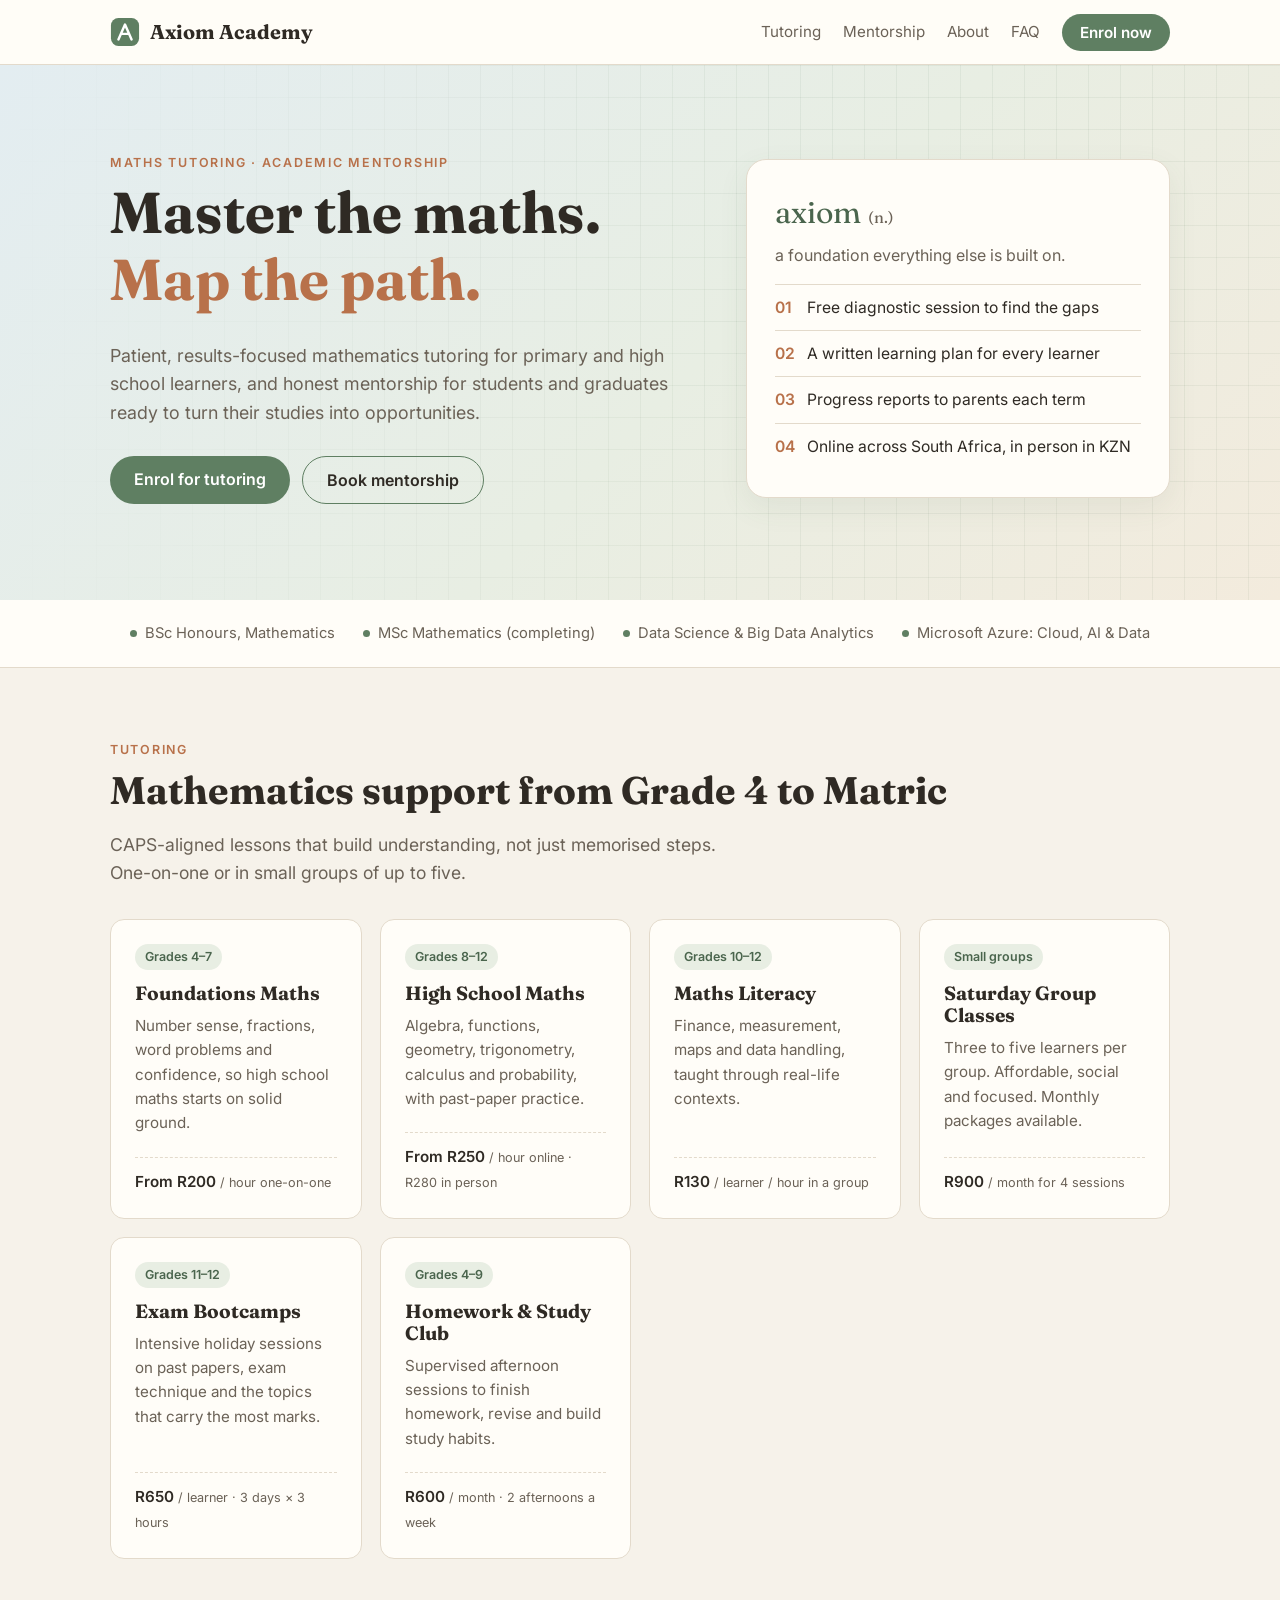
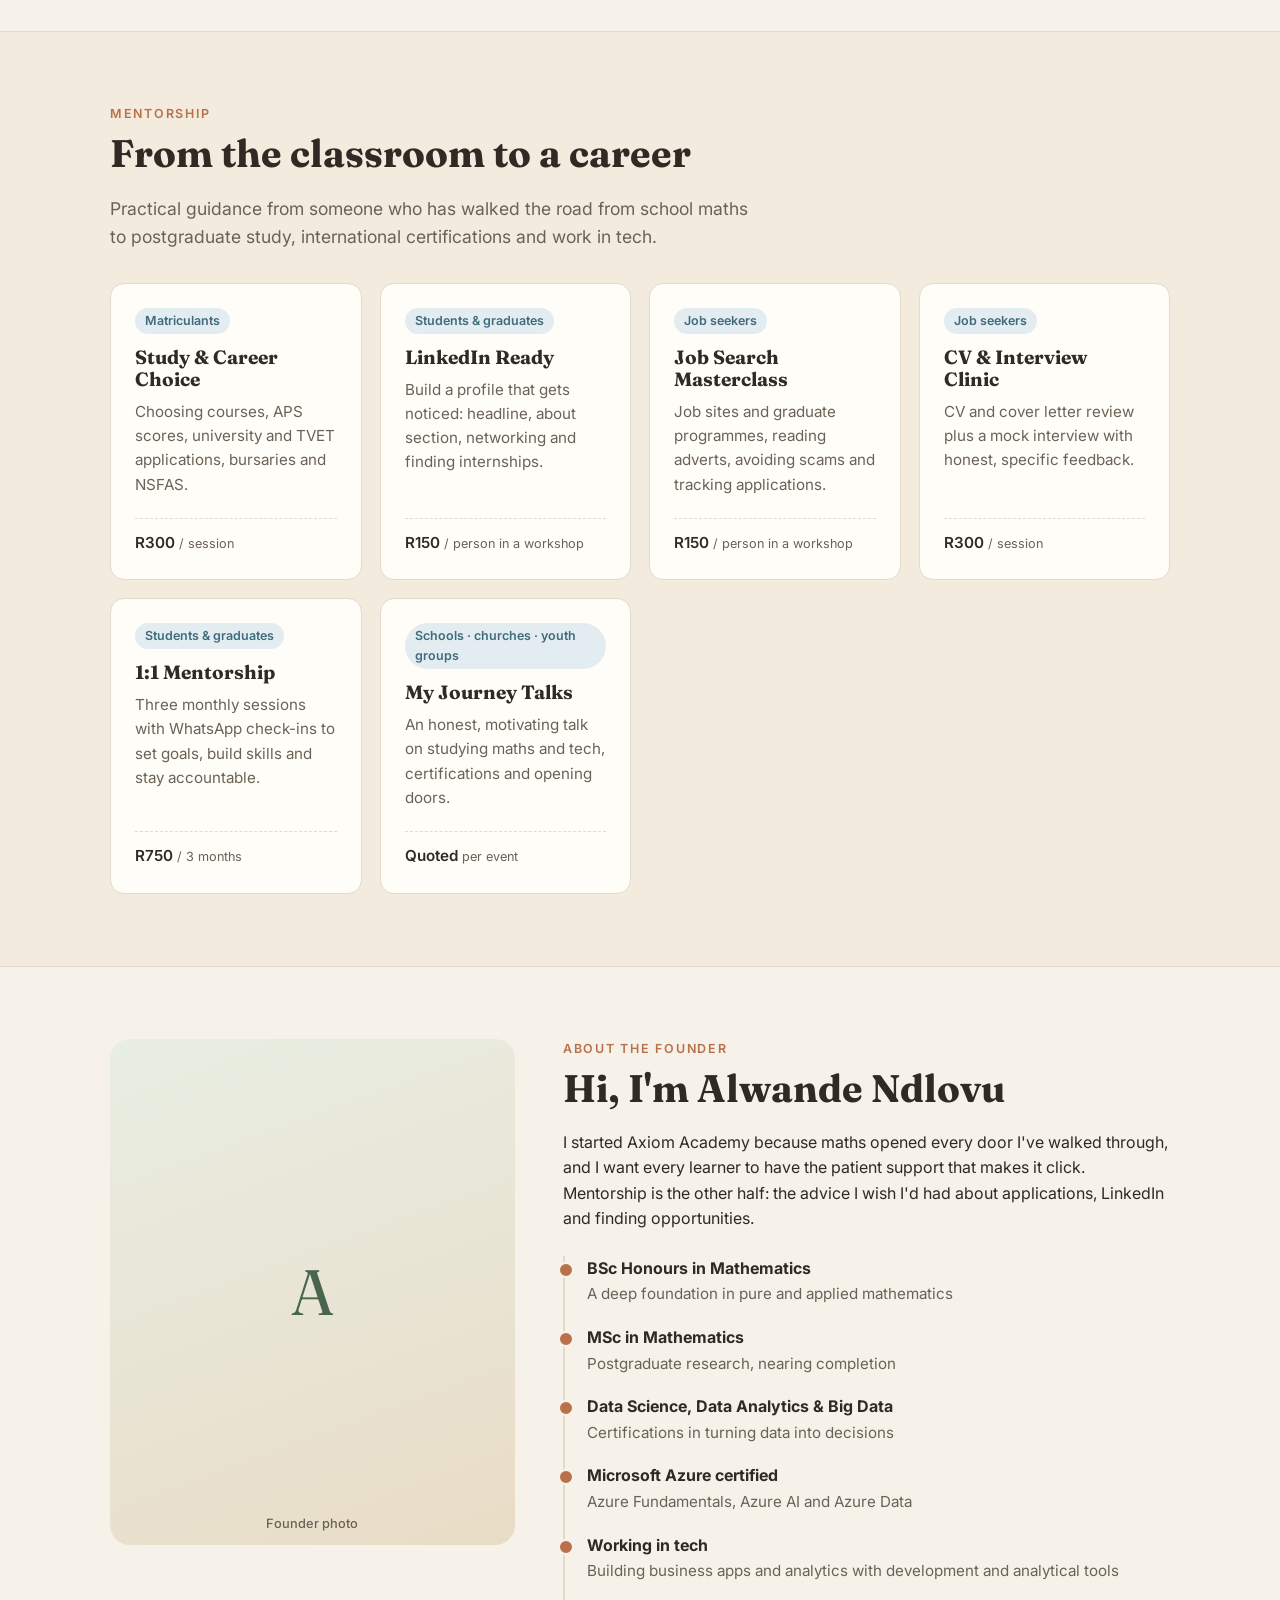
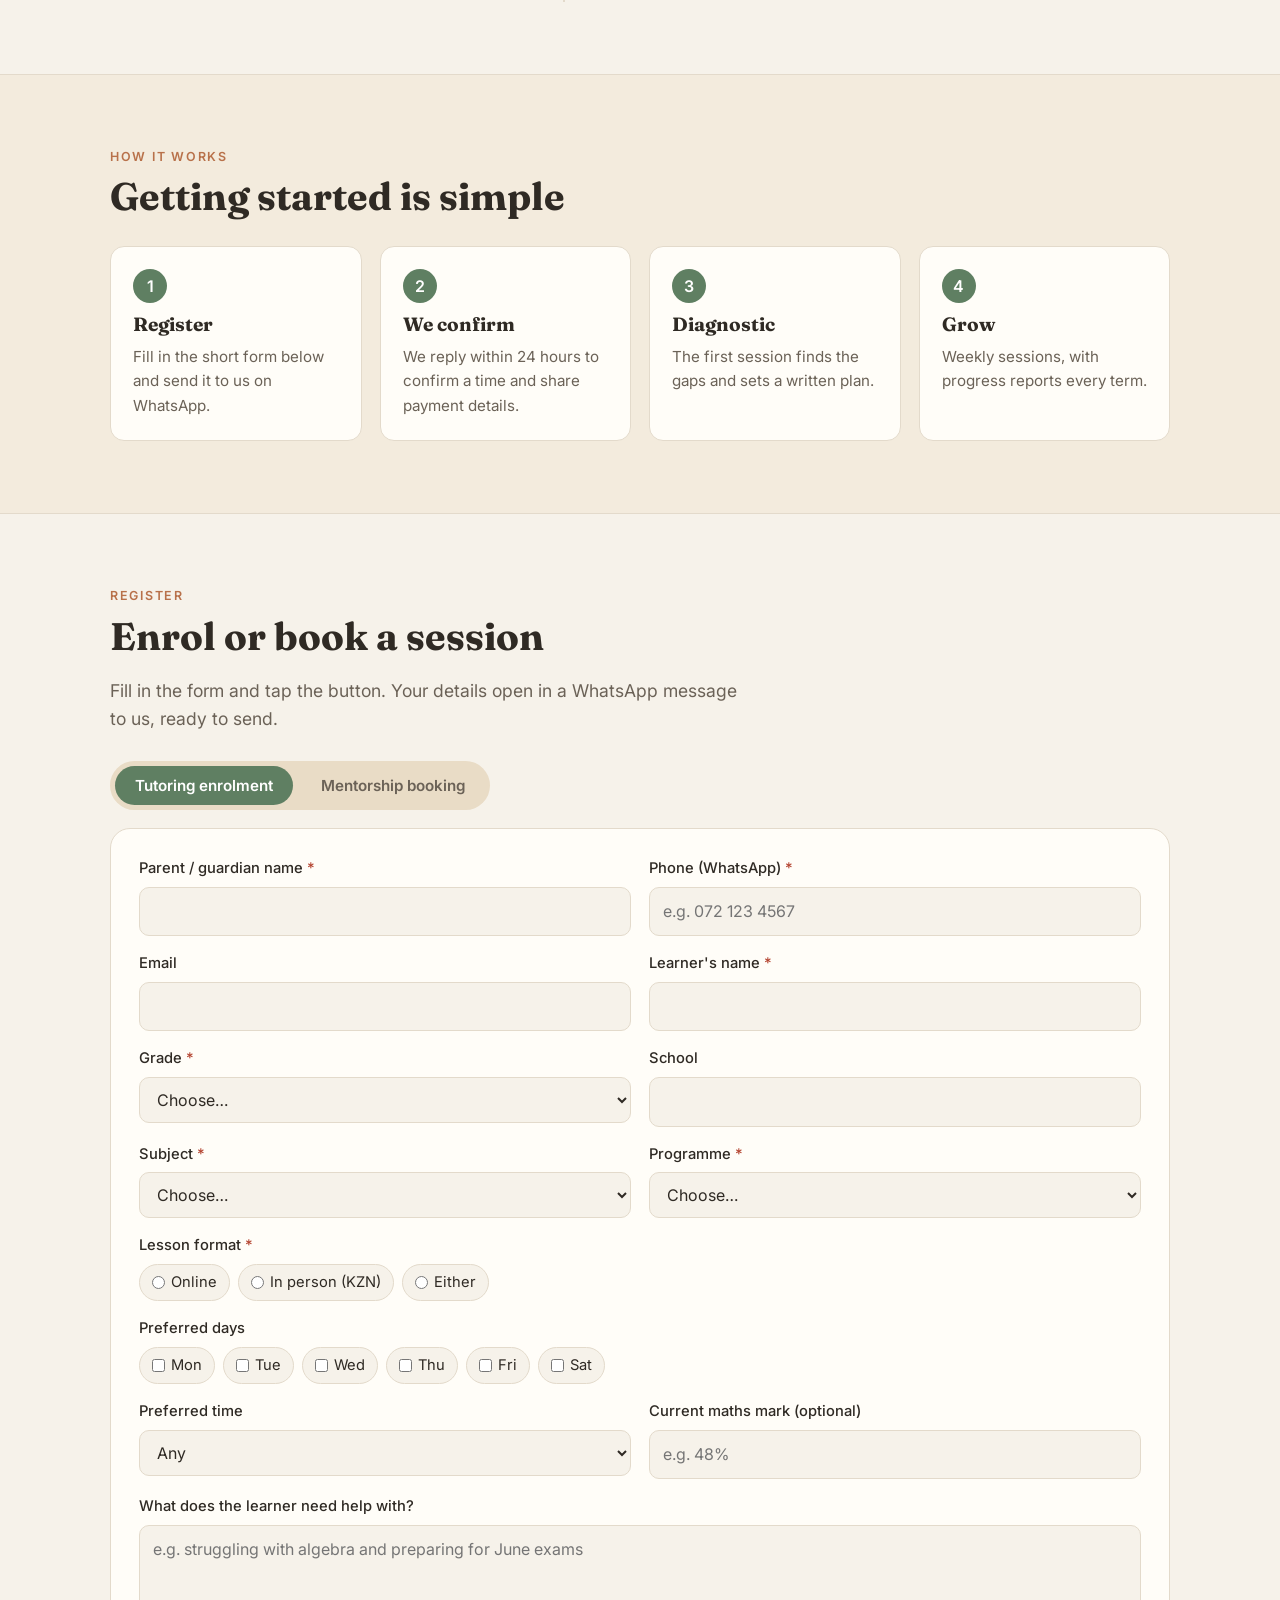
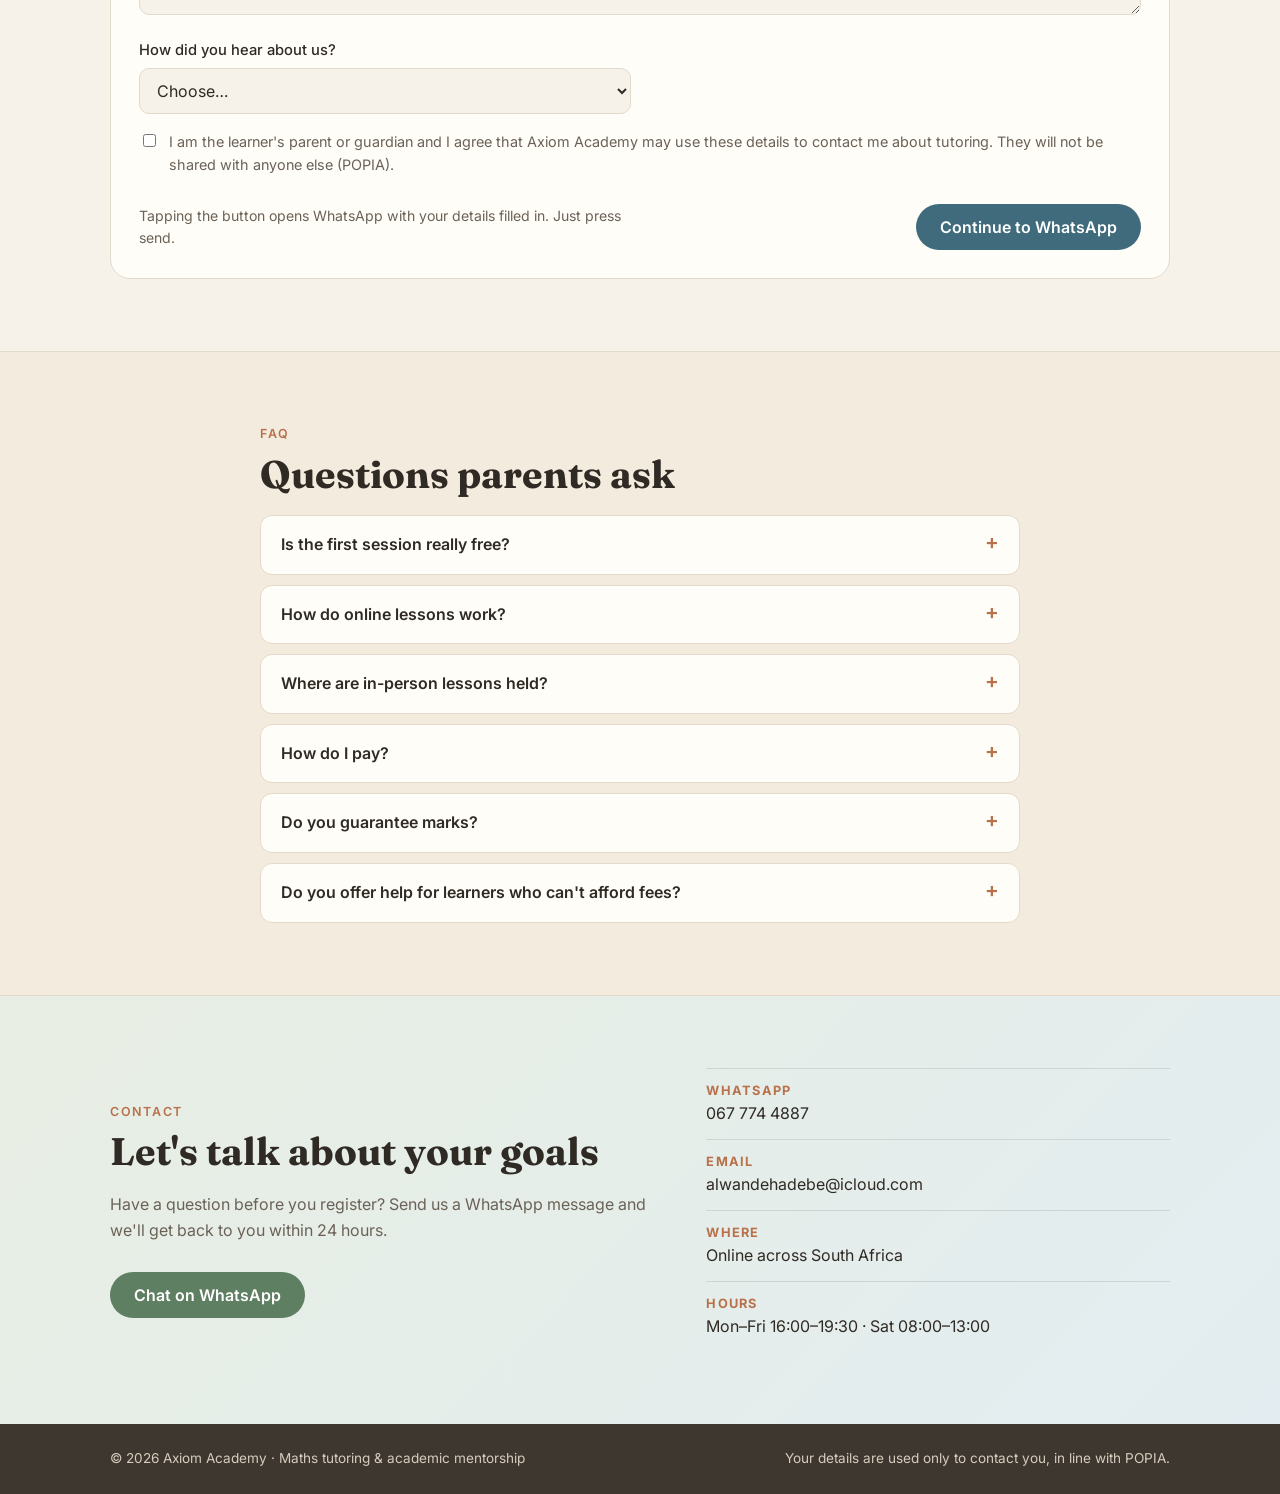
<file: index.html>
<!DOCTYPE html>
<html lang="en">
<head>
<meta charset="UTF-8">
<meta name="viewport" content="width=device-width, initial-scale=1">
<meta name="description" content="Axiom Academy: mathematics tutoring for Grades 4–12 and academic and career mentorship. Online across South Africa, in person in KwaZulu-Natal.">
<link rel="icon" href="assets/favicon.svg" type="image/svg+xml">
<title>Axiom Academy — Maths Tutoring & Academic Mentorship</title>
<link rel="preconnect" href="https://fonts.googleapis.com">
<link rel="preconnect" href="https://fonts.gstatic.com" crossorigin>
<link href="https://fonts.googleapis.com/css2?family=Fraunces:opsz,wght@9..144,500;9..144,700&family=Inter:wght@400;500;600&display=swap" rel="stylesheet">
<link rel="stylesheet" href="css/styles.css">
</head>
<body>

<header>
  <div class="wrap nav">
    <a class="brand" href="#home" aria-label="Axiom Academy home">
      <svg width="30" height="30" viewBox="0 0 32 32" aria-hidden="true"><rect x="1" y="1" width="30" height="30" rx="8" fill="#e3a83b"/><path d="M9 24 L16 8 L23 24 M11.8 18 H20.2" stroke="#13294b" stroke-width="2.6" fill="none" stroke-linecap="round" stroke-linejoin="round"/></svg>
      Axiom Academy
    </a>
    <button class="menu-btn" aria-label="Open menu" aria-expanded="false" id="menuBtn">☰</button>
    <nav class="links" id="links">
      <a href="#tutoring">Tutoring</a>
      <a href="#mentorship">Mentorship</a>
      <a href="#about">About</a>
      <a href="#faq">FAQ</a>
      <a class="btn btn-gold btn-sm" href="#enrol" data-open="enrol">Enrol now</a>
    </nav>
  </div>
</header>

<main id="home">
  <section class="hero">
    <div class="wrap">
      <div>
        <span class="eyebrow">Maths tutoring · Academic mentorship</span>
        <h1>Master the maths.<br><em>Map the path.</em></h1>
        <p>Patient, results-focused mathematics tutoring for primary and high school learners, and honest mentorship for students and graduates ready to turn their studies into opportunities.</p>
        <div class="cta">
          <a class="btn btn-gold" href="#enrol" data-open="enrol">Enrol for tutoring</a>
          <a class="btn btn-ghost" href="#enrol" data-open="book">Book mentorship</a>
        </div>
      </div>
      <aside class="hero-card" aria-label="Why Axiom">
        <div class="eq">axiom <span style="font-size:1rem;color:#cbd6e6">(n.)</span></div>
        <div style="color:#cbd6e6">a foundation everything else is built on.</div>
        <ul>
          <li><b>01</b>Free diagnostic session to find the gaps</li>
          <li><b>02</b>A written learning plan for every learner</li>
          <li><b>03</b>Progress reports to parents each term</li>
          <li><b>04</b>Online across South Africa, in person in KZN</li>
        </ul>
      </aside>
    </div>
  </section>

  <div class="creds" aria-label="Founder credentials">
    <div class="wrap">
      <span>BSc Honours, Mathematics</span>
      <span>MSc Mathematics (completing)</span>
      <span>Data Science & Big Data Analytics</span>
      <span>Microsoft Azure: Cloud, AI & Data</span>
    </div>
  </div>

  <section id="tutoring">
    <div class="wrap">
      <span class="eyebrow">Tutoring</span>
      <h2>Mathematics support from Grade 4 to Matric</h2>
      <p class="lead">CAPS-aligned lessons that build understanding, not just memorised steps. One-on-one or in small groups of up to five.</p>
      <div class="grid">
        <article class="card">
          <span class="tag">Grades 4–7</span>
          <h3>Foundations Maths</h3>
          <p>Number sense, fractions, word problems and confidence, so high school maths starts on solid ground.</p>
          <div class="price">From R200 <small>/ hour one-on-one</small></div>
        </article>
        <article class="card">
          <span class="tag">Grades 8–12</span>
          <h3>High School Maths</h3>
          <p>Algebra, functions, geometry, trigonometry, calculus and probability, with past-paper practice.</p>
          <div class="price">From R250 <small>/ hour online · R280 in person</small></div>
        </article>
        <article class="card">
          <span class="tag">Grades 10–12</span>
          <h3>Maths Literacy</h3>
          <p>Finance, measurement, maps and data handling, taught through real-life contexts.</p>
          <div class="price">R130 <small>/ learner / hour in a group</small></div>
        </article>
        <article class="card">
          <span class="tag">Small groups</span>
          <h3>Saturday Group Classes</h3>
          <p>Three to five learners per group. Affordable, social and focused. Monthly packages available.</p>
          <div class="price">R900 <small>/ month for 4 sessions</small></div>
        </article>
        <article class="card">
          <span class="tag">Grades 11–12</span>
          <h3>Exam Bootcamps</h3>
          <p>Intensive holiday sessions on past papers, exam technique and the topics that carry the most marks.</p>
          <div class="price">R650 <small>/ learner · 3 days × 3 hours</small></div>
        </article>
        <article class="card">
          <span class="tag">Grades 4–9</span>
          <h3>Homework & Study Club</h3>
          <p>Supervised afternoon sessions to finish homework, revise and build study habits.</p>
          <div class="price">R600 <small>/ month · 2 afternoons a week</small></div>
        </article>
      </div>
    </div>
  </section>

  <section id="mentorship" class="alt">
    <div class="wrap">
      <span class="eyebrow">Mentorship</span>
      <h2>From the classroom to a career</h2>
      <p class="lead">Practical guidance from someone who has walked the road from school maths to postgraduate study, international certifications and work in tech.</p>
      <div class="grid">
        <article class="card">
          <span class="tag">Matriculants</span>
          <h3>Study & Career Choice</h3>
          <p>Choosing courses, APS scores, university and TVET applications, bursaries and NSFAS.</p>
          <div class="price">R300 <small>/ session</small></div>
        </article>
        <article class="card">
          <span class="tag">Students & graduates</span>
          <h3>LinkedIn Ready</h3>
          <p>Build a profile that gets noticed: headline, about section, networking and finding internships.</p>
          <div class="price">R150 <small>/ person in a workshop</small></div>
        </article>
        <article class="card">
          <span class="tag">Job seekers</span>
          <h3>Job Search Masterclass</h3>
          <p>Job sites and graduate programmes, reading adverts, avoiding scams and tracking applications.</p>
          <div class="price">R150 <small>/ person in a workshop</small></div>
        </article>
        <article class="card">
          <span class="tag">Job seekers</span>
          <h3>CV & Interview Clinic</h3>
          <p>CV and cover letter review plus a mock interview with honest, specific feedback.</p>
          <div class="price">R300 <small>/ session</small></div>
        </article>
        <article class="card">
          <span class="tag">Students & graduates</span>
          <h3>1:1 Mentorship</h3>
          <p>Three monthly sessions with WhatsApp check-ins to set goals, build skills and stay accountable.</p>
          <div class="price">R750 <small>/ 3 months</small></div>
        </article>
        <article class="card">
          <span class="tag">Schools · churches · youth groups</span>
          <h3>My Journey Talks</h3>
          <p>An honest, motivating talk on studying maths and tech, certifications and opening doors.</p>
          <div class="price">Quoted <small>per event</small></div>
        </article>
      </div>
    </div>
  </section>

  <section id="about">
    <div class="wrap about">
      <div class="portrait" role="img" aria-label="Founder photo placeholder">A<small>Founder photo</small></div>
      <div>
        <span class="eyebrow">About the founder</span>
        <h2>Hi, I'm Alwande Ndlovu</h2>
        <p>I started Axiom Academy because maths opened every door I've walked through, and I want every learner to have the patient support that makes it click. Mentorship is the other half: the advice I wish I'd had about applications, LinkedIn and finding opportunities.</p>
        <ul class="timeline">
          <li><b>BSc Honours in Mathematics</b><span>A deep foundation in pure and applied mathematics</span></li>
          <li><b>MSc in Mathematics</b><span>Postgraduate research, nearing completion</span></li>
          <li><b>Data Science, Data Analytics & Big Data</b><span>Certifications in turning data into decisions</span></li>
          <li><b>Microsoft Azure certified</b><span>Azure Fundamentals, Azure AI and Azure Data</span></li>
          <li><b>Working in tech</b><span>Building business apps and analytics with development and analytical tools</span></li>
        </ul>
      </div>
    </div>
  </section>

  <section class="alt">
    <div class="wrap">
      <span class="eyebrow">How it works</span>
      <h2>Getting started is simple</h2>
      <div class="steps">
        <div class="step"><h3>Register</h3><p>Fill in the short form below and send it to us on WhatsApp.</p></div>
        <div class="step"><h3>We confirm</h3><p>We reply within 24 hours to confirm a time and share payment details.</p></div>
        <div class="step"><h3>Diagnostic</h3><p>The first session finds the gaps and sets a written plan.</p></div>
        <div class="step"><h3>Grow</h3><p>Weekly sessions, with progress reports every term.</p></div>
      </div>
    </div>
  </section>

  <section id="enrol">
    <div class="wrap">
      <span class="eyebrow">Register</span>
      <h2>Enrol or book a session</h2>
      <p class="lead">Fill in the form and tap the button. Your details open in a WhatsApp message to us, ready to send.</p>

      <div class="forms-head" role="tablist">
        <button class="tab" role="tab" id="tab-enrol" aria-controls="panel-enrol" aria-selected="true">Tutoring enrolment</button>
        <button class="tab" role="tab" id="tab-book" aria-controls="panel-book" aria-selected="false">Mentorship booking</button>
      </div>

      <!-- Tutoring enrolment -->
      <div class="panel" id="panel-enrol" role="tabpanel" aria-labelledby="tab-enrol">
        <form id="form-enrol" novalidate>
          <input type="text" name="company" class="hp" tabindex="-1" autocomplete="off" aria-hidden="true">
          <div class="fgrid">
            <div class="field"><label for="e-parent">Parent / guardian name <span class="req">*</span></label><input id="e-parent" name="Parent/guardian" required autocomplete="name"><div class="err">Please enter a name.</div></div>
            <div class="field"><label for="e-phone">Phone (WhatsApp) <span class="req">*</span></label><input id="e-phone" name="Phone" type="tel" required placeholder="e.g. 072 123 4567" autocomplete="tel"><div class="err">Please enter a valid SA number.</div></div>
            <div class="field"><label for="e-email">Email</label><input id="e-email" name="Email" type="email" autocomplete="email"><div class="err">Please check the email address.</div></div>
            <div class="field"><label for="e-learner">Learner's name <span class="req">*</span></label><input id="e-learner" name="Learner" required><div class="err">Please enter the learner's name.</div></div>
            <div class="field"><label for="e-grade">Grade <span class="req">*</span></label>
              <select id="e-grade" name="Grade" required><option value="">Choose…</option><option>Grade 4</option><option>Grade 5</option><option>Grade 6</option><option>Grade 7</option><option>Grade 8</option><option>Grade 9</option><option>Grade 10</option><option>Grade 11</option><option>Grade 12</option></select><div class="err">Please choose a grade.</div></div>
            <div class="field"><label for="e-school">School</label><input id="e-school" name="School"></div>
            <div class="field"><label for="e-subject">Subject <span class="req">*</span></label>
              <select id="e-subject" name="Subject" required><option value="">Choose…</option><option>Mathematics</option><option>Mathematical Literacy</option><option>Not sure yet</option></select><div class="err">Please choose a subject.</div></div>
            <div class="field"><label for="e-prog">Programme <span class="req">*</span></label>
              <select id="e-prog" name="Programme" required><option value="">Choose…</option><option>One-on-one tutoring</option><option>Saturday group class</option><option>Exam bootcamp</option><option>Homework & Study Club</option><option>Not sure, please advise</option></select><div class="err">Please choose a programme.</div></div>
            <div class="field full"><label>Lesson format <span class="req">*</span></label>
              <div class="chips" data-group="Format" data-required>
                <label><input type="radio" name="e-format" value="Online"> Online</label>
                <label><input type="radio" name="e-format" value="In person (KZN)"> In person (KZN)</label>
                <label><input type="radio" name="e-format" value="Either"> Either</label>
              </div><div class="err">Please choose a format.</div></div>
            <div class="field full"><label>Preferred days</label>
              <div class="chips" data-group="Preferred days">
                <label><input type="checkbox" value="Mon"> Mon</label><label><input type="checkbox" value="Tue"> Tue</label><label><input type="checkbox" value="Wed"> Wed</label><label><input type="checkbox" value="Thu"> Thu</label><label><input type="checkbox" value="Fri"> Fri</label><label><input type="checkbox" value="Sat"> Sat</label>
              </div></div>
            <div class="field"><label for="e-time">Preferred time</label>
              <select id="e-time" name="Preferred time"><option value="">Any</option><option>Afternoon (14:00–17:00)</option><option>Evening (17:00–19:30)</option><option>Saturday morning</option></select></div>
            <div class="field"><label for="e-mark">Current maths mark (optional)</label><input id="e-mark" name="Current mark" placeholder="e.g. 48%"></div>
            <div class="field full"><label for="e-need">What does the learner need help with?</label><textarea id="e-need" name="Needs" placeholder="e.g. struggling with algebra and preparing for June exams"></textarea></div>
            <div class="field"><label for="e-heard">How did you hear about us?</label>
              <select id="e-heard" name="Heard via"><option value="">Choose…</option><option>WhatsApp</option><option>Facebook</option><option>Friend or family</option><option>School or church</option><option>Flyer</option><option>Google</option><option>LinkedIn</option><option>Other</option></select></div>
            <div class="field full"><label class="check"><input type="checkbox" id="e-consent" required> <span>I am the learner's parent or guardian and I agree that Axiom Academy may use these details to contact me about tutoring. They will not be shared with anyone else (POPIA).</span></label><div class="err">Consent is needed before we can contact you.</div></div>
          </div>
          <div class="form-foot">
            <p>Tapping the button opens WhatsApp with your details filled in. Just press send.</p>
            <button class="btn btn-navy" type="submit">Continue to WhatsApp</button>
          </div>
        </form>
        <div class="done" id="done-enrol" aria-live="polite"></div>
      </div>

      <!-- Mentorship booking -->
      <div class="panel" id="panel-book" role="tabpanel" aria-labelledby="tab-book" hidden>
        <form id="form-book" novalidate>
          <input type="text" name="company" class="hp" tabindex="-1" autocomplete="off" aria-hidden="true">
          <div class="fgrid">
            <div class="field"><label for="b-name">Full name <span class="req">*</span></label><input id="b-name" name="Name" required autocomplete="name"><div class="err">Please enter your name.</div></div>
            <div class="field"><label for="b-phone">Phone (WhatsApp) <span class="req">*</span></label><input id="b-phone" name="Phone" type="tel" required placeholder="e.g. 072 123 4567" autocomplete="tel"><div class="err">Please enter a valid SA number.</div></div>
            <div class="field"><label for="b-email">Email</label><input id="b-email" name="Email" type="email" autocomplete="email"><div class="err">Please check the email address.</div></div>
            <div class="field"><label for="b-status">I am a… <span class="req">*</span></label>
              <select id="b-status" name="Status" required><option value="">Choose…</option><option>High school learner</option><option>Matriculant / gap year</option><option>University or TVET student</option><option>Graduate</option><option>Job seeker</option><option>School / church / organisation</option></select><div class="err">Please choose one.</div></div>
            <div class="field"><label for="b-service">Service <span class="req">*</span></label>
              <select id="b-service" name="Service" required><option value="">Choose…</option><option>Study & Career Choice session</option><option>LinkedIn Ready workshop</option><option>Job Search Masterclass</option><option>CV & Interview Clinic</option><option>1:1 Mentorship (3 months)</option><option>My Journey talk for a group</option></select><div class="err">Please choose a service.</div></div>
            <div class="field"><label for="b-date">Preferred date <span class="req">*</span></label><input id="b-date" name="Preferred date" type="date" required><div class="err">Please choose a date from tomorrow onwards.</div></div>
            <div class="field"><label for="b-time">Preferred time</label>
              <select id="b-time" name="Preferred time"><option value="">Any</option><option>Morning</option><option>Afternoon</option><option>Evening</option></select></div>
            <div class="field"><label>Format <span class="req">*</span></label>
              <div class="chips" data-group="Format" data-required>
                <label><input type="radio" name="b-format" value="Online"> Online</label>
                <label><input type="radio" name="b-format" value="In person (KZN)"> In person</label>
              </div><div class="err">Please choose a format.</div></div>
            <div class="field" id="b-size-wrap" hidden><label for="b-size">Group size</label><input id="b-size" name="Group size" type="number" min="1" placeholder="e.g. 40"></div>
            <div class="field full"><label for="b-goals">What would you like to get out of it?</label><textarea id="b-goals" name="Goals" placeholder="e.g. I finished my BCom and want help finding internships"></textarea></div>
            <div class="field full"><label class="check"><input type="checkbox" id="b-consent" required> <span>I agree that Axiom Academy may use these details to contact me about this booking (POPIA).</span></label><div class="err">Consent is needed before we can contact you.</div></div>
          </div>
          <div class="form-foot">
            <p>The booking is confirmed once we reply on WhatsApp with a time slot.</p>
            <button class="btn btn-navy" type="submit">Continue to WhatsApp</button>
          </div>
        </form>
        <div class="done" id="done-book" aria-live="polite"></div>
      </div>
    </div>
  </section>

  <section id="faq" class="alt">
    <div class="wrap" style="max-width:800px">
      <span class="eyebrow">FAQ</span>
      <h2>Questions parents ask</h2>
      <details><summary>Is the first session really free?</summary><p>Yes. The first diagnostic session is free. It shows where the gaps are, so we can recommend the right programme.</p></details>
      <details><summary>How do online lessons work?</summary><p>Lessons run on Google Meet or Microsoft Teams with a shared digital whiteboard. A phone works, but a laptop or tablet is better.</p></details>
      <details><summary>Where are in-person lessons held?</summary><p>In KwaZulu-Natal, at a safe, open venue such as a library or community hall. We confirm the venue when we book.</p></details>
      <details><summary>How do I pay?</summary><p>By EFT or card. Monthly packages are paid before the first session. Please give 24 hours' notice to reschedule.</p></details>
      <details><summary>Do you guarantee marks?</summary><p>No honest tutor can. What we do promise is a clear plan, consistent effort and honest progress reports, and that is what improves marks.</p></details>
      <details><summary>Do you offer help for learners who can't afford fees?</summary><p>We keep some places at reduced or no cost for learners in need. Mention it in the form and we'll talk.</p></details>
    </div>
  </section>

  <section class="contact" id="contact">
    <div class="wrap">
      <div>
        <span class="eyebrow">Contact</span>
        <h2>Let's talk about your goals</h2>
        <p>Have a question before you register? Send us a WhatsApp message and we'll get back to you within 24 hours.</p>
        <div class="cta"><a class="btn btn-gold" id="waGeneral" href="#" target="_blank" rel="noopener">Chat on WhatsApp</a></div>
      </div>
      <ul class="contact-list">
        <li><b>WhatsApp</b><span id="waText">Number coming soon</span></li>
        <li><b>Email</b><span id="mailText">info@axiomacademy.co.za</span></li>
        <li><b>Where</b>Online across South Africa</li>
        <li><b>Hours</b>Mon–Fri 16:00–19:30 · Sat 08:00–13:00</li>
      </ul>
    </div>
  </section>
</main>

<footer>
  <div class="wrap">
    <span>© <span id="yr"></span> Axiom Academy · Maths tutoring & academic mentorship</span>
    <span>Your details are used only to contact you, in line with POPIA.</span>
  </div>
</footer>

<script src="js/config.js"></script>
<script src="js/main.js"></script>
</body>
</html>
</file>
<file: css/styles.css>
/* =====================================================================
   Axiom Academy: earthy, light colour theme
   Change the colours in :root and the whole site follows.
   ===================================================================== */
:root{
  --paper:#f6f2ea;       /* page background: warm cream */
  --surface:#fffdf8;     /* cards, header, forms */
  --ink:#2f2a24;         /* main text: deep earth brown */
  --muted:#6b6257;       /* secondary text */
  --line:#e3dacb;        /* borders */

  --sage:#5f7f62;        /* primary: sage green */
  --sage-dark:#4a654d;
  --sage-soft:#e8eee3;

  --sky:#3f6b7d;         /* secondary: muted lake blue */
  --sky-soft:#e3edf1;

  --clay:#b8714a;        /* accent: terracotta */
  --sand:#e9dcc6;        /* light brown */
  --sand-soft:#f3ebdd;

  --ok:#4a7c59; --err:#b3412e;
  --r:14px;
}
*{box-sizing:border-box}
html{scroll-behavior:smooth}
body{margin:0;font-family:Inter,system-ui,sans-serif;color:var(--ink);background:var(--paper);line-height:1.6;font-size:16px}
h1,h2,h3{font-family:Fraunces,Georgia,serif;line-height:1.15;margin:0 0 .5em;color:var(--ink)}
h2{font-size:clamp(1.7rem,4vw,2.4rem)}
h3{font-size:1.2rem}
p{margin:0 0 1em}
a{color:var(--sky)}
.wrap{max-width:1100px;margin:0 auto;padding:0 20px}
section{padding:72px 0;scroll-margin-top:64px}
.done,.field{scroll-margin-top:84px}
.eyebrow{font-size:.78rem;letter-spacing:.14em;text-transform:uppercase;color:var(--clay);font-weight:600;margin-bottom:.6em;display:block}
.lead{font-size:1.1rem;color:var(--muted);max-width:640px}

/* ---------- Header ---------- */
header{position:sticky;top:0;z-index:20;background:rgba(255,253,248,.95);backdrop-filter:blur(6px);border-bottom:1px solid var(--line)}
.nav{display:flex;align-items:center;justify-content:space-between;height:64px}
.brand{display:flex;align-items:center;gap:10px;color:var(--ink);text-decoration:none;font-family:Fraunces,serif;font-weight:700;font-size:1.25rem}
.brand svg{flex:none}
.brand svg rect{fill:var(--sage)}
.brand svg path{stroke:#fff}
.links{display:flex;gap:22px;align-items:center}
.links a{color:var(--muted);text-decoration:none;font-size:.95rem}
.links a:hover{color:var(--ink)}
.links a.btn{color:#fff}
.menu-btn{display:none;background:none;border:0;color:var(--ink);font-size:1.6rem;cursor:pointer}
@media (max-width:820px){
  .links{display:none;position:absolute;top:64px;left:0;right:0;background:var(--surface);border-bottom:1px solid var(--line);flex-direction:column;padding:16px 20px 24px;gap:14px;align-items:flex-start}
  .links.open{display:flex}
  .menu-btn{display:block}
}

/* ---------- Buttons ---------- */
.btn{display:inline-block;border:0;border-radius:999px;padding:13px 24px;font:600 1rem Inter,sans-serif;text-decoration:none;cursor:pointer;transition:transform .15s,background .15s}
.btn:hover{transform:translateY(-1px)}
.btn-gold{background:var(--sage);color:#fff}            /* main action */
.btn-gold:hover{background:var(--sage-dark)}
.btn-ghost{background:transparent;color:var(--ink);border:1.5px solid var(--sage)}
.btn-navy{background:var(--sky);color:#fff}             /* form buttons */
.btn-navy:hover{background:#345a69}
.btn-sm{padding:9px 18px;font-size:.9rem}
.btn:disabled{opacity:.6;cursor:wait}

/* ---------- Hero ---------- */
.hero{background:linear-gradient(135deg,var(--sky-soft) 0%,var(--sage-soft) 55%,var(--sand-soft) 100%);color:var(--ink);position:relative;overflow:hidden;padding:88px 0 96px}
.hero::before{content:"";position:absolute;inset:0;background-image:linear-gradient(rgba(95,127,98,.08) 1px,transparent 1px),linear-gradient(90deg,rgba(95,127,98,.08) 1px,transparent 1px);background-size:32px 32px;mask-image:linear-gradient(90deg,transparent,#000 60%)}
.hero .wrap{position:relative;display:grid;grid-template-columns:1.25fr .9fr;gap:48px;align-items:center}
.hero h1{font-size:clamp(2.2rem,5.5vw,3.6rem)}
.hero h1 em{font-style:normal;color:var(--clay)}
.hero p{color:var(--muted);font-size:1.12rem;max-width:560px}
.cta{display:flex;gap:12px;flex-wrap:wrap;margin-top:28px}
.hero-card{background:var(--surface);border:1px solid var(--line);border-radius:20px;padding:28px;box-shadow:0 10px 30px rgba(74,101,77,.08)}
.hero-card .eq{font-family:Fraunces,serif;font-size:1.9rem;color:var(--sage-dark);margin-bottom:6px}
.hero-card .eq span,.hero-card .eq + div{color:var(--muted)!important}
.hero-card ul{list-style:none;padding:0;margin:16px 0 0}
.hero-card li{padding:10px 0;border-top:1px solid var(--line);display:flex;gap:10px;color:var(--ink);font-size:.98rem}
.hero-card li b{color:var(--clay);font-weight:600;min-width:22px}
@media (max-width:820px){.hero .wrap{grid-template-columns:1fr}.hero{padding:56px 0 64px}}

/* ---------- Credentials strip ---------- */
.creds{background:var(--surface);border-bottom:1px solid var(--line);padding:22px 0}
.creds .wrap{display:flex;flex-wrap:wrap;gap:10px 28px;justify-content:center;font-size:.92rem;color:var(--muted)}
.creds span{display:flex;align-items:center;gap:8px}
.creds span::before{content:"";width:7px;height:7px;border-radius:50%;background:var(--sage)}

/* ---------- Cards ---------- */
.grid{display:grid;gap:18px;grid-template-columns:repeat(auto-fit,minmax(240px,1fr));margin-top:32px}
.card{background:var(--surface);border:1px solid var(--line);border-radius:var(--r);padding:24px;display:flex;flex-direction:column}
.card .tag{font-size:.78rem;font-weight:600;color:var(--sage-dark);background:var(--sage-soft);border-radius:999px;padding:3px 10px;align-self:flex-start;margin-bottom:12px}
.card p{color:var(--muted);font-size:.95rem;flex:1}
.price{font-weight:600;color:var(--ink);font-size:.95rem;border-top:1px dashed var(--line);padding-top:12px;margin-top:6px}
.price small{color:var(--muted);font-weight:400}

.alt{background:var(--sand-soft);border-top:1px solid var(--line);border-bottom:1px solid var(--line)}
.alt .card .tag{color:var(--sky);background:var(--sky-soft)}

/* ---------- About ---------- */
.about{display:grid;grid-template-columns:.8fr 1.2fr;gap:48px;align-items:start}
.portrait{aspect-ratio:4/5;border-radius:20px;background:linear-gradient(160deg,var(--sage-soft),var(--sand));display:flex;align-items:center;justify-content:center;color:var(--sage-dark);font-family:Fraunces,serif;font-size:4rem;position:relative;overflow:hidden}
.portrait small{position:absolute;bottom:14px;font:500 .8rem Inter,sans-serif;color:var(--muted)}
.timeline{list-style:none;padding:0;margin:24px 0 0;border-left:2px solid var(--line)}
.timeline li{padding:0 0 18px 22px;position:relative}
.timeline li::before{content:"";position:absolute;left:-7px;top:6px;width:12px;height:12px;border-radius:50%;background:var(--clay);border:2px solid var(--paper)}
.timeline b{display:block}
.timeline span{color:var(--muted);font-size:.95rem}
@media (max-width:820px){.about{grid-template-columns:1fr}.portrait{max-width:320px}}

/* ---------- How it works ---------- */
.steps{counter-reset:s;display:grid;gap:18px;grid-template-columns:repeat(auto-fit,minmax(220px,1fr));margin-top:28px}
.step{counter-increment:s;padding:22px;border-radius:var(--r);background:var(--surface);border:1px solid var(--line)}
.step::before{content:counter(s);display:inline-flex;width:34px;height:34px;border-radius:50%;background:var(--sage);color:#fff;align-items:center;justify-content:center;font-weight:600;margin-bottom:10px}
.step p{color:var(--muted);font-size:.95rem;margin:0}

/* ---------- Forms ---------- */
.forms-head{display:flex;gap:8px;margin:28px 0 0;background:var(--sand);border-radius:999px;padding:5px;width:fit-content;max-width:100%}
.tab{border:0;background:transparent;border-radius:999px;padding:10px 20px;font:600 .95rem Inter,sans-serif;cursor:pointer;color:var(--muted)}
.tab[aria-selected=true]{background:var(--sage);color:#fff}
.panel{background:var(--surface);border:1px solid var(--line);border-radius:20px;padding:28px;margin-top:18px}
.panel[hidden]{display:none}
.fgrid{display:grid;grid-template-columns:1fr 1fr;gap:16px 18px}
.full{grid-column:1/-1}
label{display:block;font-weight:500;font-size:.92rem;margin-bottom:6px}
label .req{color:var(--err)}
input,select,textarea{width:100%;padding:11px 13px;border:1.5px solid var(--line);border-radius:10px;font:inherit;background:var(--paper);color:var(--ink)}
input:focus,select:focus,textarea:focus{outline:none;border-color:var(--sage);background:#fff}
textarea{min-height:90px;resize:vertical}
.check{display:flex;gap:10px;align-items:flex-start;font-size:.9rem;color:var(--muted);font-weight:400}
.check input{width:auto;margin-top:4px;accent-color:var(--sage)}
.err{color:var(--err);font-size:.82rem;margin-top:4px;display:none}
.invalid .err{display:block}
.invalid input,.invalid select,.invalid textarea{border-color:var(--err)}
.chips{display:flex;flex-wrap:wrap;gap:8px}
.chips label{display:inline-flex;align-items:center;gap:6px;border:1.5px solid var(--line);border-radius:999px;padding:6px 12px;margin:0;font-weight:400;cursor:pointer;background:var(--paper)}
.chips input{width:auto;margin:0;accent-color:var(--sage)}
.chips label:has(input:checked){border-color:var(--sage);background:var(--sage-soft)}
.form-foot{display:flex;flex-wrap:wrap;gap:14px;align-items:center;justify-content:space-between;margin-top:22px}
.form-foot p{margin:0;color:var(--muted);font-size:.88rem;max-width:520px}
@media (max-width:640px){.fgrid{grid-template-columns:1fr}.panel{padding:20px}}

.done{display:none;text-align:left}
.done.show{display:block}
.done .tick{width:52px;height:52px;border-radius:50%;background:var(--sage-soft);color:var(--ok);display:flex;align-items:center;justify-content:center;font-size:1.6rem;margin-bottom:14px}
.summary{background:var(--paper);border:1px solid var(--line);border-radius:12px;padding:16px;white-space:pre-wrap;font-size:.9rem;margin:14px 0;max-height:260px;overflow:auto}
.done .row{display:flex;gap:10px;flex-wrap:wrap}
.copied{color:var(--ok);font-size:.88rem;align-self:center}

/* ---------- FAQ ---------- */
details{background:var(--surface);border:1px solid var(--line);border-radius:12px;padding:16px 20px;margin-top:10px}
summary{font-weight:600;cursor:pointer;list-style:none;display:flex;justify-content:space-between;gap:12px}
summary::after{content:"+";color:var(--clay);font-size:1.3rem;line-height:1}
details[open] summary::after{content:"−"}
details p{margin:10px 0 0;color:var(--muted)}

/* ---------- Contact + footer ---------- */
.contact{background:linear-gradient(135deg,var(--sage-soft),var(--sky-soft));color:var(--ink)}
.contact .wrap{display:grid;grid-template-columns:1.2fr 1fr;gap:40px;align-items:center}
.contact p{color:var(--muted)}
.contact-list{list-style:none;padding:0;margin:0}
.contact-list li{padding:12px 0;border-top:1px solid rgba(47,42,36,.12);color:var(--ink)}
.contact-list b{display:block;color:var(--clay);font-size:.8rem;letter-spacing:.1em;text-transform:uppercase}
@media (max-width:820px){.contact .wrap{grid-template-columns:1fr}}
footer{background:#3e372f;color:#d6ccbd;font-size:.85rem;padding:24px 0}
footer .wrap{display:flex;flex-wrap:wrap;justify-content:space-between;gap:10px}

/* Hidden spam trap */
.hp{position:absolute;left:-9999px;width:1px;height:1px;opacity:0}
</file>
